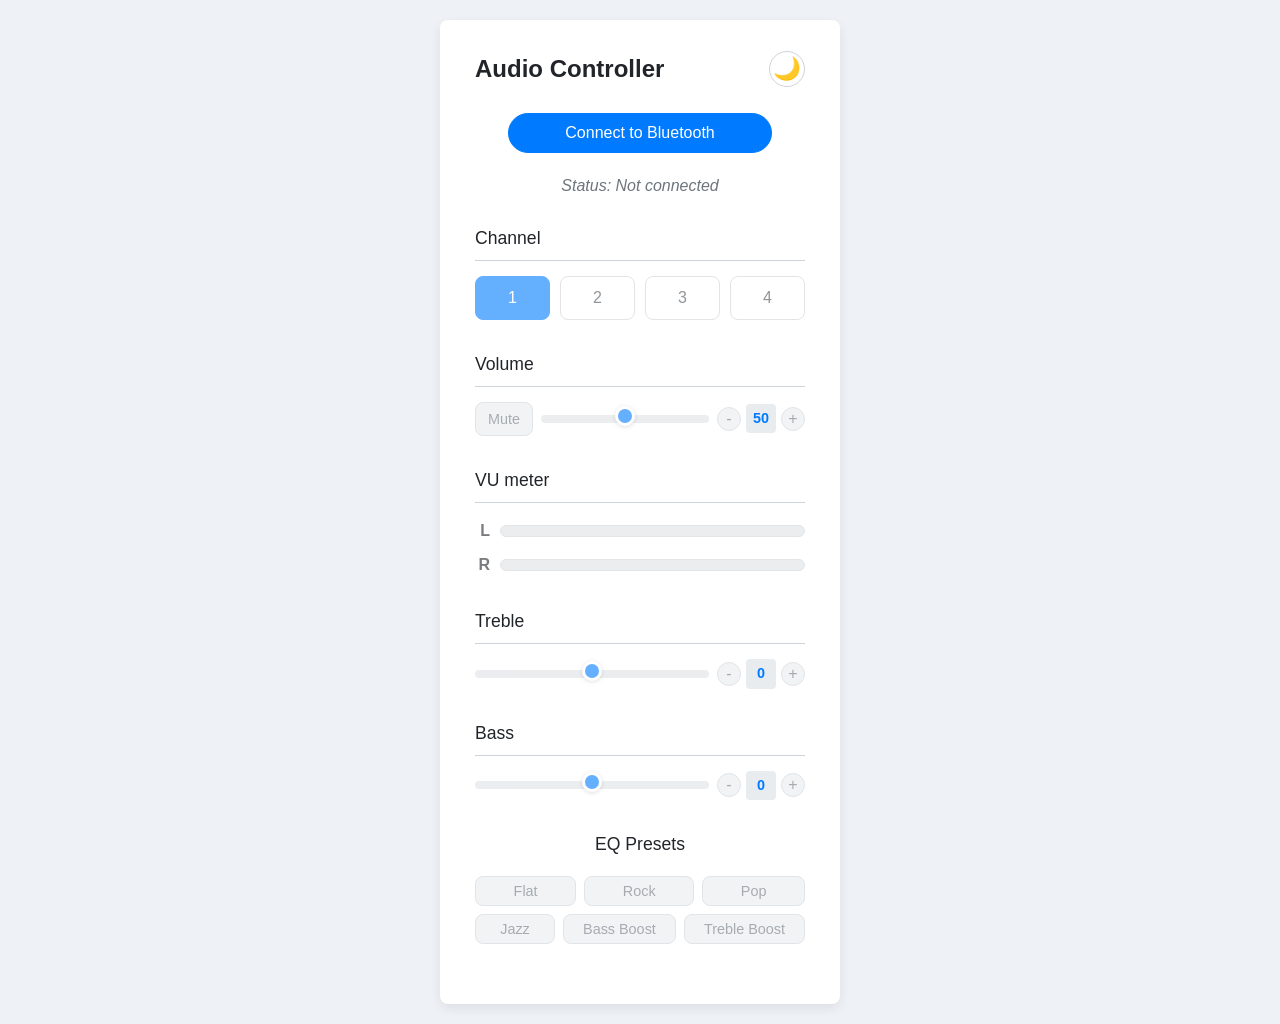
<file: index.html>
<!DOCTYPE html>
<html lang="en">
<head>
    <meta charset="UTF-8">
    <meta name="viewport" content="width=device-width, initial-scale=1.0">
    <title>Bluetooth Audio Controller</title>
    <link rel="stylesheet" href="style.css"> <!-- Link the CSS file -->
</head>
<body> <!-- id="bodyElement" is used by JS -->
    <div class="container">
        <!-- Header with Title and Theme Toggle -->
        <div class="header-controls">
             <h2>Audio Controller</h2>
             <button id="darkModeToggle" class="btn theme-toggle-btn" aria-label="Toggle dark mode">
                 <!-- Emoji (🌙/☀️) will be inserted here by JavaScript -->
             </button>
        </div>

        <!-- Connection Button and Status -->
        <button id="connect" class="btn btn-primary">Connect to Bluetooth</button>
        <p id="status" class="status-text">Status: Not connected</p>

        <!-- Channel Selection -->
        <div class="control-group">
            <h3>Channel</h3>
            <div class="channel-options">
                <input type="radio" name="channelInput" id="channel1" value="1">
                <label for="channel1">1</label>

                <input type="radio" name="channelInput" id="channel2" value="2">
                <label for="channel2">2</label>

                <input type="radio" name="channelInput" id="channel3" value="3">
                <label for="channel3">3</label>

                <input type="radio" name="channelInput" id="channel4" value="4">
                <label for="channel4">4</label>
            </div>
        </div>

        <!-- Volume Control -->
        <div class="control-group">
            <h3>Volume</h3>
            <div class="slider-container">
                <!-- Mute Button -->
                <button id="muteButton" class="btn btn-secondary mute-toggle-btn">Mute</button>
                <!-- Volume Slider -->
                <input type="range" id="volumeInput" min="0" max="100" step="1">
                <!-- Value Display and +/- Buttons -->
                <div class="slider-value-controls">
                    <button class="btn btn-adjust btn-decrement" data-control="volume" aria-label="Decrease Volume">-</button>
                    <span id="volumeValue" class="slider-value">50</span>
                    <button class="btn btn-adjust btn-increment" data-control="volume" aria-label="Increase Volume">+</button>
                </div>
            </div>
        </div>

        <!-- VU Meter (Stereo) -->
        <div class="control-group vu-meter-group">
            <h3>VU meter</h3>
            <div class="vu-meter-container">
                <span class="vu-channel-label">L</span>
                <div class="vu-bar-track">
                    <div id="vuBarL" class="vu-bar"></div>
                </div>
            </div>
            <div class="vu-meter-container">
                <span class="vu-channel-label">R</span>
                <div class="vu-bar-track">
                    <div id="vuBarR" class="vu-bar"></div>
                </div>
            </div>
        </div>

        <!-- Treble Control -->
        <div class="control-group">
            <h3>Treble</h3>
            <div class="slider-container">
                <!-- Treble Slider -->
                <input type="range" id="trebleInput" min="-10" max="10" step="1">
                <!-- Value Display and +/- Buttons -->
                <div class="slider-value-controls">
                    <button class="btn btn-adjust btn-decrement" data-control="treble" aria-label="Decrease Treble">-</button>
                    <span id="trebleValue" class="slider-value">0</span>
                    <button class="btn btn-adjust btn-increment" data-control="treble" aria-label="Increase Treble">+</button>
                </div>
            </div>
        </div>

        <!-- Bass Control -->
        <div class="control-group">
            <h3>Bass</h3>
            <div class="slider-container">
                <!-- Bass Slider -->
                <input type="range" id="bassInput" min="-10" max="10" step="1">
                <!-- Value Display and +/- Buttons -->
                <div class="slider-value-controls">
                    <button class="btn btn-adjust btn-decrement" data-control="bass" aria-label="Decrease Bass">-</button>
                    <span id="bassValue" class="slider-value">0</span>
                    <button class="btn btn-adjust btn-increment" data-control="bass" aria-label="Increase Bass">+</button>
                </div>
            </div>
        </div>

        <!-- EQ Presets -->
        <div class="control-group preset-group">
            <h3>EQ Presets</h3>
            <div class="preset-buttons">
                <button class="btn btn-preset" data-preset="flat">Flat</button>
                <button class="btn btn-preset" data-preset="rock">Rock</button>
                <button class="btn btn-preset" data-preset="pop">Pop</button>
                <button class="btn btn-preset" data-preset="jazz">Jazz</button>
                <button class="btn btn-preset" data-preset="bass_boost">Bass Boost</button>
                <button class="btn btn-preset" data-preset="treble_boost">Treble Boost</button>
            </div>
        </div>

    </div> <!-- End .container -->

    <script src="script.js"></script> <!-- Link the JavaScript file -->
</body>
</html>
</file>
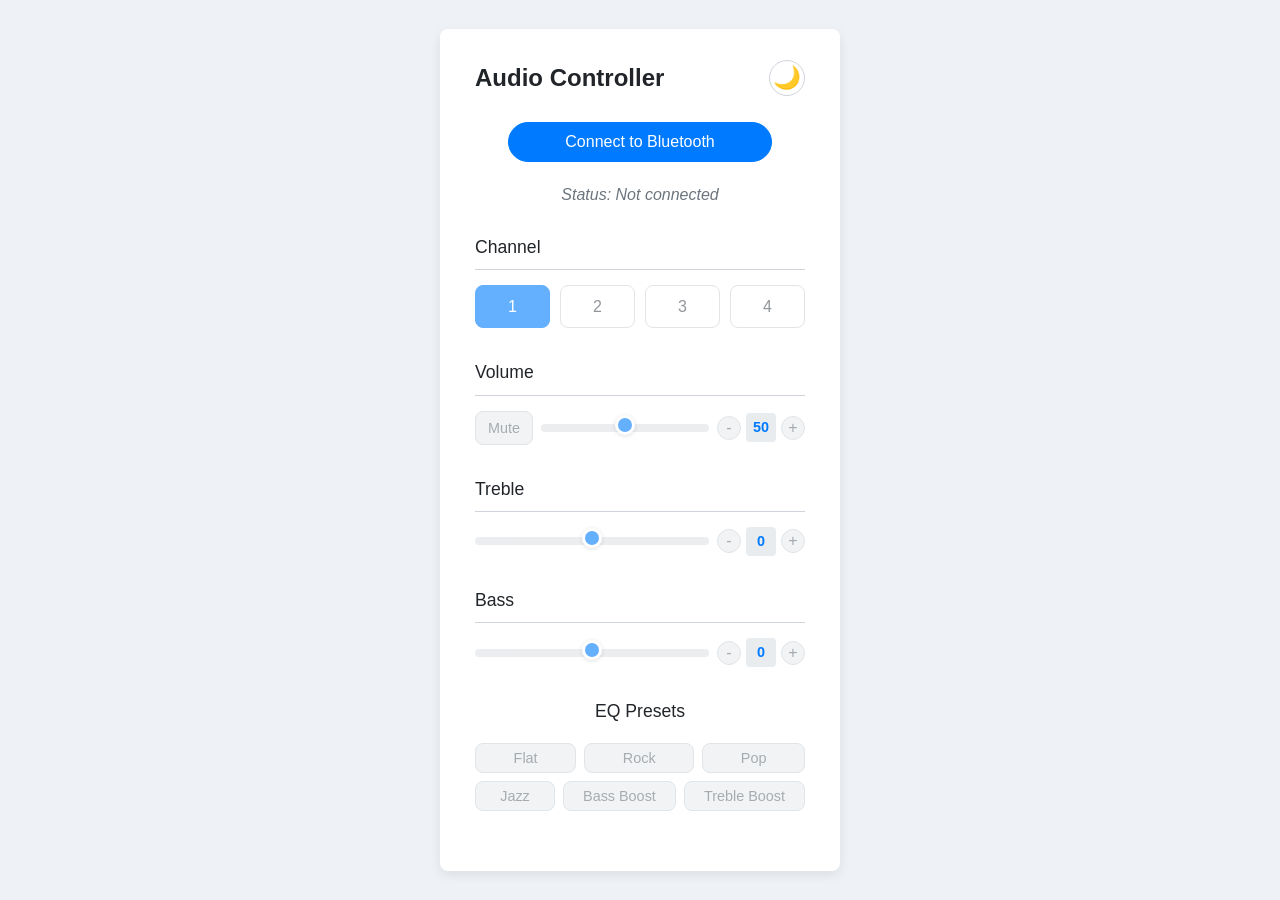
<file: html-boilerplate/index.html>
<!DOCTYPE html>
<html lang="en">
<head>
    <meta charset="UTF-8">
    <meta name="viewport" content="width=device-width, initial-scale=1.0">
    <title>Bluetooth Audio Controller</title>
    <link rel="stylesheet" href="style.css"> <!-- Link the CSS file -->
</head>
<body> <!-- id="bodyElement" is used by JS -->
    <div class="container">
        <!-- Header with Title and Theme Toggle -->
        <div class="header-controls">
             <h2>Audio Controller</h2>
             <button id="darkModeToggle" class="btn theme-toggle-btn" aria-label="Toggle dark mode">
                 <!-- Emoji (🌙/☀️) will be inserted here by JavaScript -->
             </button>
        </div>

        <!-- Connection Button and Status -->
        <button id="connect" class="btn btn-primary">Connect to Bluetooth</button>
        <p id="status" class="status-text">Status: Not connected</p>

        <!-- Channel Selection -->
        <div class="control-group">
            <h3>Channel</h3>
            <div class="channel-options">
                <input type="radio" name="channelInput" id="channel1" value="1">
                <label for="channel1">1</label>

                <input type="radio" name="channelInput" id="channel2" value="2">
                <label for="channel2">2</label>

                <input type="radio" name="channelInput" id="channel3" value="3">
                <label for="channel3">3</label>

                <input type="radio" name="channelInput" id="channel4" value="4">
                <label for="channel4">4</label>
            </div>
        </div>

        <!-- Volume Control -->
        <div class="control-group">
            <h3>Volume</h3>
            <div class="slider-container">
                <!-- Mute Button -->
                <button id="muteButton" class="btn btn-secondary mute-toggle-btn">Mute</button>
                <!-- Volume Slider -->
                <input type="range" id="volumeInput" min="0" max="100" step="1">
                <!-- Value Display and +/- Buttons -->
                <div class="slider-value-controls">
                    <button class="btn btn-adjust btn-decrement" data-control="volume" aria-label="Decrease Volume">-</button>
                    <span id="volumeValue" class="slider-value">50</span>
                    <button class="btn btn-adjust btn-increment" data-control="volume" aria-label="Increase Volume">+</button>
                </div>
            </div>
        </div>

        <!-- Treble Control -->
        <div class="control-group">
            <h3>Treble</h3>
            <div class="slider-container">
                <!-- Treble Slider -->
                <input type="range" id="trebleInput" min="-10" max="10" step="1">
                <!-- Value Display and +/- Buttons -->
                <div class="slider-value-controls">
                    <button class="btn btn-adjust btn-decrement" data-control="treble" aria-label="Decrease Treble">-</button>
                    <span id="trebleValue" class="slider-value">0</span>
                    <button class="btn btn-adjust btn-increment" data-control="treble" aria-label="Increase Treble">+</button>
                </div>
            </div>
        </div>

        <!-- Bass Control -->
        <div class="control-group">
            <h3>Bass</h3>
            <div class="slider-container">
                <!-- Bass Slider -->
                <input type="range" id="bassInput" min="-10" max="10" step="1">
                <!-- Value Display and +/- Buttons -->
                <div class="slider-value-controls">
                    <button class="btn btn-adjust btn-decrement" data-control="bass" aria-label="Decrease Bass">-</button>
                    <span id="bassValue" class="slider-value">0</span>
                    <button class="btn btn-adjust btn-increment" data-control="bass" aria-label="Increase Bass">+</button>
                </div>
            </div>
        </div>

        <!-- EQ Presets -->
        <div class="control-group preset-group">
            <h3>EQ Presets</h3>
            <div class="preset-buttons">
                <button class="btn btn-preset" data-preset="flat">Flat</button>
                <button class="btn btn-preset" data-preset="rock">Rock</button>
                <button class="btn btn-preset" data-preset="pop">Pop</button>
                <button class="btn btn-preset" data-preset="jazz">Jazz</button>
                <button class="btn btn-preset" data-preset="bass_boost">Bass Boost</button>
                <button class="btn btn-preset" data-preset="treble_boost">Treble Boost</button>
            </div>
        </div>

    </div> <!-- End .container -->

    <script src="script.js"></script> <!-- Link the JavaScript file -->
</body>
</html>
</file>
<file: style.css>
/* --- Global Styles & Variables --- */
:root {
    /* Light Theme (Default) */
    --primary-color: #007bff;
    --secondary-color: #6c757d;
    --light-gray: #f8f9fa;
    --medium-gray: #e9ecef;
    --dark-gray: #343a40;
    --background-color: #eef2f7;
    --container-bg: #ffffff;
    --slider-track-color: #dee2e6;
    --slider-thumb-color: var(--primary-color);
    --text-color: #495057;
    --heading-color: #212529;
    --border-color: #ced4da;
    --border-radius: 8px;
    --box-shadow: 0 4px 12px rgba(0, 0, 0, 0.08);
    --success-color: #28a745;
    --success-glow: rgba(40, 167, 69, 0.6);
    --button-secondary-bg: #e9ecef;
    --button-secondary-hover-bg: #dee2e6;
    --button-secondary-active-bg: #ced4da;
    --button-secondary-border: var(--border-color);
    --button-secondary-hover-border: #adb5bd;
    --button-secondary-text: var(--secondary-color);
    --danger-color: #dc3545;
    --danger-hover-color: #c82333;
    --danger-border-color: #dc3545;
    --danger-hover-border-color: #bd2130;
    --danger-text-color: #fff;

    /* Transition */
    --theme-transition: background-color 0.3s ease, color 0.3s ease, border-color 0.3s ease;
}

/* Dark Theme Variables */
body[data-theme="dark"] {
    --primary-color: #0d6efd;
    --secondary-color: #adb5bd;
    --light-gray: #343a40;
    --medium-gray: #495057;
    --dark-gray: #f8f9fa;
    --background-color: #121212;
    --container-bg: #1e1e1e;
    --slider-track-color: #495057;
    --slider-thumb-color: var(--primary-color);
    --text-color: #ced4da;
    --heading-color: #f8f9fa;
    --border-color: #495057;
    --box-shadow: 0 4px 12px rgba(0, 0, 0, 0.3);
    --success-color: #198754;
    --success-glow: rgba(40, 167, 69, 0.7); /* Slightly brighter */
    --button-secondary-bg: #343a40;
    --button-secondary-hover-bg: #495057;
    --button-secondary-active-bg: #5a6268;
    --button-secondary-border: #5a6268;
    --button-secondary-hover-border: #6c757d;
    --button-secondary-text: #f8f9fa;
    --danger-color: #bb2d3b; /* Adjusted red */
    --danger-hover-color: #a52834;
    --danger-border-color: #bb2d3b;
    --danger-hover-border-color: #a52834;
    --danger-text-color: #fff;
    .slider-value {
        color: var(--heading-color); /* Override color for better contrast */
        background-color: var(--light-gray); /* Optional: Use a slightly darker gray background if needed */
    }
    --success-glow: rgba(40, 167, 69, 0.7);
}


* {
    box-sizing: border-box;
    margin: 0;
    padding: 0;
}

body {
    font-family: -apple-system, BlinkMacSystemFont, 'Segoe UI', Roboto, Helvetica, Arial, sans-serif;
    background-color: var(--background-color);
    color: var(--text-color);
    display: flex;
    justify-content: center;
    align-items: center;
    min-height: 100vh;
    padding: 20px;
    line-height: 1.6;
    transition: var(--theme-transition);
}

/* --- Container --- */
.container {
    background-color: var(--container-bg);
    padding: 30px 35px;
    border-radius: var(--border-radius);
    box-shadow: var(--box-shadow);
    width: 100%;
    max-width: 400px;
    text-align: center;
    position: relative;
    transition: var(--theme-transition);
}

/* Header Controls Wrapper */
.header-controls {
    display: flex;
    justify-content: space-between;
    align-items: center;
    margin-bottom: 25px;
}

h2 {
    color: var(--heading-color);
    margin-bottom: 0;
    font-weight: 600;
    transition: var(--theme-transition);
    text-align: left;
}

h3 {
    color: var(--heading-color);
    margin-bottom: 15px;
    font-size: 1.1em;
    font-weight: 500;
    text-align: left;
    border-bottom: 1px solid var(--border-color);
    padding-bottom: 8px;
    transition: var(--theme-transition);
}

/* --- Buttons --- */
.btn {
    display: inline-block;
    font-weight: 500;
    text-align: center;
    vertical-align: middle;
    cursor: pointer;
    user-select: none;
    border: 1px solid transparent;
    padding: 10px 20px;
    font-size: 1rem;
    border-radius: 20px; /* Pill shape for main connect button */
    transition: color .15s ease-in-out, background-color .15s ease-in-out, border-color .15s ease-in-out, box-shadow .15s ease-in-out, transform .1s ease;
}
.btn:active {
    transform: scale(0.98);
}

.btn-primary {
    color: #fff;
    background-color: var(--primary-color);
    border-color: var(--primary-color);
    width: 80%; /* Specific width for main connect button */
    margin-bottom: 20px; /* Specific margin for main connect button */
}
.btn-primary:hover {
    background-color: color-mix(in srgb, var(--primary-color) 85%, black);
    border-color: color-mix(in srgb, var(--primary-color) 85%, black);
}

.btn-secondary {
    color: var(--button-secondary-text);
    background-color: var(--button-secondary-bg);
    border-color: var(--button-secondary-border);
}
.btn-secondary:hover {
    background-color: var(--button-secondary-hover-bg);
    border-color: var(--button-secondary-hover-border);
    color: var(--button-secondary-text);
}

/* Theme Toggle Button Styles */
.theme-toggle-btn {
    background-color: transparent;
    border: 1px solid var(--border-color);
    color: var(--text-color);
    padding: 0;
    width: 36px;
    height: 36px;
    border-radius: 50%;
    display: inline-flex;
    align-items: center;
    justify-content: center;
    cursor: pointer;
    flex-shrink: 0;
    font-size: 1.4rem; /* Emoji size */
    line-height: 1;
    overflow: hidden;
    transition: background-color 0.15s ease, border-color 0.15s ease;
}
.theme-toggle-btn:hover {
     background-color: var(--medium-gray);
     border-color: var(--secondary-color);
}

/* --- Status Text --- */
.status-text {
    margin-bottom: 25px;
    color: var(--secondary-color);
    font-style: italic;
    min-height: 1.6em; /* Prevent layout shift */
    transition: var(--theme-transition);
}

/* --- Control Grouping --- */
.control-group {
    margin-bottom: 30px;
    text-align: left;
}

/* --- Channel Radio Buttons --- */
.channel-options {
    display: flex;
    justify-content: space-between;
    gap: 10px;
}
.channel-options input[type="radio"] {
    display: none;
}
.channel-options label {
    flex: 1;
    text-align: center;
    padding: 8px 10px;
    border: 1px solid var(--border-color);
    border-radius: var(--border-radius);
    cursor: pointer;
    background-color: var(--container-bg);
    color: var(--text-color);
    font-weight: 500;
    transition: var(--theme-transition), background-color 0.2s ease, color 0.2s ease, border-color 0.2s ease, box-shadow 0.15s ease-in-out;
}
.channel-options label:hover {
    background-color: var(--medium-gray);
}
.channel-options input[type="radio"]:checked + label {
    background-color: var(--primary-color);
    color: #fff;
    border-color: var(--primary-color);
}

/* --- Sliders --- */
.slider-container {
    display: flex;
    align-items: center;
    gap: 8px; /* Gap between elements */
    width: 100%;
}

input[type="range"] {
    flex-grow: 1;
    appearance: none;
    -webkit-appearance: none;
    width: 100%;
    height: 8px;
    background: var(--slider-track-color);
    border-radius: 5px;
    outline: none;
    cursor: pointer;
    transition: var(--theme-transition), background 0.2s ease, border-color 0.15s ease-in-out, box-shadow 0.15s ease-in-out;
}
input[type="range"]:hover {
    background: color-mix(in srgb, var(--slider-track-color) 85%, black);
}

/* Slider Thumb (WebKit) */
input[type="range"]::-webkit-slider-thumb {
    appearance: none;
    -webkit-appearance: none;
    height: 20px;
    width: 20px;
    background: var(--slider-thumb-color);
    border-radius: 50%;
    border: 3px solid var(--container-bg);
    box-shadow: 0 1px 4px rgba(0, 0, 0, 0.2);
    cursor: pointer;
    margin-top: -6px;
    transition: background-color 0.2s ease, border-color 0.2s ease; /* Add border transition */
}
input[type="range"]::-webkit-slider-thumb:hover {
    background-color: color-mix(in srgb, var(--slider-thumb-color) 85%, black);
}

/* Slider Thumb (Firefox) */
input[type="range"]::-moz-range-thumb {
    height: 18px;
    width: 18px;
    background: var(--slider-thumb-color);
    border-radius: 50%;
    border: 3px solid var(--container-bg);
    box-shadow: 0 1px 4px rgba(0, 0, 0, 0.2);
    cursor: pointer;
    transition: background-color 0.2s ease, border-color 0.2s ease; /* Add border transition */
}
input[type="range"]::-moz-range-thumb:hover {
    background-color: color-mix(in srgb, var(--slider-thumb-color) 85%, black);
}

/* Wrapper for value and +/- buttons */
.slider-value-controls {
    display: flex;
    align-items: center;
    gap: 5px;
    flex-shrink: 0;
}

/* Slider Value Display */
.slider-value {
    font-weight: 600;
    color: var(--primary-color);
    min-width: 30px;
    text-align: center;
    background-color: var(--medium-gray);
    padding: 3px 6px;
    border-radius: 4px;
    font-size: 0.9em;
    order: 2; /* Position between buttons */
    transition: var(--theme-transition);
}

/* +/- adjustment buttons */
.btn-adjust {
    padding: 2px 6px;
    font-size: 1rem;
    line-height: 1;
    min-width: 24px;
    height: 24px;
    border-radius: 50%; /* Circular */
    background-color: var(--button-secondary-bg);
    color: var(--button-secondary-text);
    border: 1px solid var(--button-secondary-border);
    cursor: pointer;
    transition: background-color 0.15s ease, border-color 0.15s ease, transform 0.1s ease;
    flex-shrink: 0;
    display: inline-flex;
    align-items: center;
    justify-content: center;
}
.btn-adjust:hover {
    background-color: var(--button-secondary-hover-bg);
    border-color: var(--button-secondary-hover-border);
}
.btn-adjust:active {
    background-color: var(--button-secondary-active-bg);
    transform: scale(0.95);
}
.btn-decrement { order: 1; }
.btn-increment { order: 3; }

/* Mute Button Styles */
.mute-toggle-btn {
    width: auto; /* Override default width */
    padding: 6px 12px;
    font-size: 0.9rem;
    border-radius: var(--border-radius); /* Consistent rounding */
    flex-shrink: 0;
    line-height: 1.4;
    /* Inherits .btn-secondary styles initially */
}
.mute-toggle-btn.muted {
    background-color: var(--danger-color);
    border-color: var(--danger-border-color);
    color: var(--danger-text-color);
}
.mute-toggle-btn.muted:hover {
    background-color: var(--danger-hover-color);
    border-color: var(--danger-hover-border-color);
}


/* --- EQ Presets --- */
.preset-group h3 {
    text-align: center;
    border-bottom: none;
    margin-bottom: 10px;
}
.preset-buttons {
    display: flex;
    flex-wrap: wrap;
    gap: 8px;
    justify-content: center;
}
.btn-preset {
    flex-grow: 1;
    min-width: 80px;
    padding: 6px 12px;
    font-size: 0.9rem;
    border-radius: var(--border-radius);
    background-color: var(--button-secondary-bg);
    color: var(--button-secondary-text);
    border: 1px solid var(--button-secondary-border);
    font-weight: 500;
    /* Inherit .btn transitions */
}
.btn-preset:hover {
    background-color: var(--button-secondary-hover-bg);
    border-color: var(--button-secondary-hover-border);
    color: var(--button-secondary-text);
}
.btn-preset:active {
    background-color: var(--button-secondary-active-bg);
    transform: scale(0.98);
}

/* --- Visual Feedback Style --- */
.control-success-glow {
    /* Applied to buttons/labels */
    box-shadow: 0 0 8px 2px var(--success-glow) !important;
    border-color: var(--success-color) !important;
}
.mute-toggle-btn.control-success-glow.muted {
     /* Keep red background, but show green glow on border/shadow */
     box-shadow: 0 0 8px 2px var(--success-glow) !important;
     border-color: var(--success-color) !important; /* Override red border temporarily */
}
.channel-options label.control-success-glow {
     border-color: var(--success-color) !important;
}

/* Apply glow to slider thumb */
input[type="range"].control-success-glow::-webkit-slider-thumb {
    background-color: var(--success-color);
    box-shadow: 0 0 8px var(--success-glow);
    border-color: var(--success-color) !important; /* Ensure border matches */
}
input[type="range"].control-success-glow::-moz-range-thumb {
    background-color: var(--success-color);
    box-shadow: 0 0 8px var(--success-glow);
    border-color: var(--success-color) !important; /* Ensure border matches */
}

/* Dim controls when disabled */
.btn:disabled,
button:disabled,
input[type="range"]:disabled,
input[type="radio"]:disabled + label {
    opacity: 0.6;
    cursor: not-allowed !important;
    pointer-events: none; /* Prevent hover/active states */
}
input[type="radio"]:disabled + label:hover {
    background-color: var(--container-bg); /* Prevent hover change when disabled */
}
input[type="range"]:disabled::-webkit-slider-thumb {
    cursor: not-allowed;
}
input[type="range"]:disabled::-moz-range-thumb {
    cursor: not-allowed;
}

/* VU Meter Styles */
.vu-meter-group {
    margin-bottom: 30px;
}

.vu-meter-group h3 {
    text-align: left; /* Align with other control group titles */
}

.vu-meter-container {
    display: flex;
    align-items: center;
    gap: 10px;
    margin-bottom: 8px; /* Space between L and R meters */
    transition: opacity 0.3s ease; /* For dimming when inactive */
}

.vu-channel-label {
    font-weight: 600;
    color: var(--heading-color);
    width: 15px; /* Fixed width for L/R labels */
    text-align: right;
    flex-shrink: 0;
}

.vu-bar-track {
    flex-grow: 1;
    height: 12px;
    background-color: var(--slider-track-color); /* Use a neutral track color */
    border-radius: 6px;
    overflow: hidden; /* Ensure the bar stays within the track's rounded corners */
    border: 1px solid var(--border-color); /* Slight border for definition */
    transition: var(--theme-transition);
}

.vu-bar {
    height: 100%;
    width: 0%; /* Initial width */
    background-color: var(--primary-color); /* Simpler, single color bar */
    border-radius: 6px; /* Match track radius */
    transition: width 0.05s ease-out; /* Smooth transition for meter movement */
    /* If you want a gradient for the bar: */
    /* background-image: linear-gradient(to right, #28a745, #ffc107, #dc3545); */
    /* background-size: 200% 100%; */
    /* background-position: 100%; */
}

/* Dark mode adjustments for VU Meter */
body[data-theme="dark"] .vu-bar-track {
    background-color: #343a40; /* Darker track */
    border-color: #5a6268;
}
body[data-theme="dark"] .vu-bar {
    background-color: var(--primary-color); /* Still primary for now, can be adjusted */
}
</file>
<file: html-boilerplate/style.css>
/* --- Global Styles & Variables --- */
:root {
    /* Light Theme (Default) */
    --primary-color: #007bff;
    --secondary-color: #6c757d;
    --light-gray: #f8f9fa;
    --medium-gray: #e9ecef;
    --dark-gray: #343a40;
    --background-color: #eef2f7;
    --container-bg: #ffffff;
    --slider-track-color: #dee2e6;
    --slider-thumb-color: var(--primary-color);
    --text-color: #495057;
    --heading-color: #212529;
    --border-color: #ced4da;
    --border-radius: 8px;
    --box-shadow: 0 4px 12px rgba(0, 0, 0, 0.08);
    --success-color: #28a745;
    --success-glow: rgba(40, 167, 69, 0.6);
    --button-secondary-bg: #e9ecef;
    --button-secondary-hover-bg: #dee2e6;
    --button-secondary-active-bg: #ced4da;
    --button-secondary-border: var(--border-color);
    --button-secondary-hover-border: #adb5bd;
    --button-secondary-text: var(--secondary-color);
    --danger-color: #dc3545;
    --danger-hover-color: #c82333;
    --danger-border-color: #dc3545;
    --danger-hover-border-color: #bd2130;
    --danger-text-color: #fff;

    /* Transition */
    --theme-transition: background-color 0.3s ease, color 0.3s ease, border-color 0.3s ease;
}

/* Dark Theme Variables */
body[data-theme="dark"] {
    --primary-color: #0d6efd;
    --secondary-color: #adb5bd;
    --light-gray: #343a40;
    --medium-gray: #495057;
    --dark-gray: #f8f9fa;
    --background-color: #121212;
    --container-bg: #1e1e1e;
    --slider-track-color: #495057;
    --slider-thumb-color: var(--primary-color);
    --text-color: #ced4da;
    --heading-color: #f8f9fa;
    --border-color: #495057;
    --box-shadow: 0 4px 12px rgba(0, 0, 0, 0.3);
    --success-color: #198754;
    --success-glow: rgba(40, 167, 69, 0.7); /* Slightly brighter */
    --button-secondary-bg: #343a40;
    --button-secondary-hover-bg: #495057;
    --button-secondary-active-bg: #5a6268;
    --button-secondary-border: #5a6268;
    --button-secondary-hover-border: #6c757d;
    --button-secondary-text: #f8f9fa;
    --danger-color: #bb2d3b; /* Adjusted red */
    --danger-hover-color: #a52834;
    --danger-border-color: #bb2d3b;
    --danger-hover-border-color: #a52834;
    --danger-text-color: #fff;
    .slider-value {
        color: var(--heading-color); /* Override color for better contrast */
        background-color: var(--light-gray); /* Optional: Use a slightly darker gray background if needed */
    }
    --success-glow: rgba(40, 167, 69, 0.7);
}


* {
    box-sizing: border-box;
    margin: 0;
    padding: 0;
}

body {
    font-family: -apple-system, BlinkMacSystemFont, 'Segoe UI', Roboto, Helvetica, Arial, sans-serif;
    background-color: var(--background-color);
    color: var(--text-color);
    display: flex;
    justify-content: center;
    align-items: center;
    min-height: 100vh;
    padding: 20px;
    line-height: 1.6;
    transition: var(--theme-transition);
}

/* --- Container --- */
.container {
    background-color: var(--container-bg);
    padding: 30px 35px;
    border-radius: var(--border-radius);
    box-shadow: var(--box-shadow);
    width: 100%;
    max-width: 400px;
    text-align: center;
    position: relative;
    transition: var(--theme-transition);
}

/* Header Controls Wrapper */
.header-controls {
    display: flex;
    justify-content: space-between;
    align-items: center;
    margin-bottom: 25px;
}

h2 {
    color: var(--heading-color);
    margin-bottom: 0;
    font-weight: 600;
    transition: var(--theme-transition);
    text-align: left;
}

h3 {
    color: var(--heading-color);
    margin-bottom: 15px;
    font-size: 1.1em;
    font-weight: 500;
    text-align: left;
    border-bottom: 1px solid var(--border-color);
    padding-bottom: 8px;
    transition: var(--theme-transition);
}

/* --- Buttons --- */
.btn {
    display: inline-block;
    font-weight: 500;
    text-align: center;
    vertical-align: middle;
    cursor: pointer;
    user-select: none;
    border: 1px solid transparent;
    padding: 10px 20px;
    font-size: 1rem;
    border-radius: 20px; /* Pill shape for main connect button */
    transition: color .15s ease-in-out, background-color .15s ease-in-out, border-color .15s ease-in-out, box-shadow .15s ease-in-out, transform .1s ease;
}
.btn:active {
    transform: scale(0.98);
}

.btn-primary {
    color: #fff;
    background-color: var(--primary-color);
    border-color: var(--primary-color);
    width: 80%; /* Specific width for main connect button */
    margin-bottom: 20px; /* Specific margin for main connect button */
}
.btn-primary:hover {
    background-color: color-mix(in srgb, var(--primary-color) 85%, black);
    border-color: color-mix(in srgb, var(--primary-color) 85%, black);
}

.btn-secondary {
    color: var(--button-secondary-text);
    background-color: var(--button-secondary-bg);
    border-color: var(--button-secondary-border);
}
.btn-secondary:hover {
    background-color: var(--button-secondary-hover-bg);
    border-color: var(--button-secondary-hover-border);
    color: var(--button-secondary-text);
}

/* Theme Toggle Button Styles */
.theme-toggle-btn {
    background-color: transparent;
    border: 1px solid var(--border-color);
    color: var(--text-color);
    padding: 0;
    width: 36px;
    height: 36px;
    border-radius: 50%;
    display: inline-flex;
    align-items: center;
    justify-content: center;
    cursor: pointer;
    flex-shrink: 0;
    font-size: 1.4rem; /* Emoji size */
    line-height: 1;
    overflow: hidden;
    transition: background-color 0.15s ease, border-color 0.15s ease;
}
.theme-toggle-btn:hover {
     background-color: var(--medium-gray);
     border-color: var(--secondary-color);
}

/* --- Status Text --- */
.status-text {
    margin-bottom: 25px;
    color: var(--secondary-color);
    font-style: italic;
    min-height: 1.6em; /* Prevent layout shift */
    transition: var(--theme-transition);
}

/* --- Control Grouping --- */
.control-group {
    margin-bottom: 30px;
    text-align: left;
}

/* --- Channel Radio Buttons --- */
.channel-options {
    display: flex;
    justify-content: space-between;
    gap: 10px;
}
.channel-options input[type="radio"] {
    display: none;
}
.channel-options label {
    flex: 1;
    text-align: center;
    padding: 8px 10px;
    border: 1px solid var(--border-color);
    border-radius: var(--border-radius);
    cursor: pointer;
    background-color: var(--container-bg);
    color: var(--text-color);
    font-weight: 500;
    transition: var(--theme-transition), background-color 0.2s ease, color 0.2s ease, border-color 0.2s ease, box-shadow 0.15s ease-in-out;
}
.channel-options label:hover {
    background-color: var(--medium-gray);
}
.channel-options input[type="radio"]:checked + label {
    background-color: var(--primary-color);
    color: #fff;
    border-color: var(--primary-color);
}

/* --- Sliders --- */
.slider-container {
    display: flex;
    align-items: center;
    gap: 8px; /* Gap between elements */
    width: 100%;
}

input[type="range"] {
    flex-grow: 1;
    appearance: none;
    -webkit-appearance: none;
    width: 100%;
    height: 8px;
    background: var(--slider-track-color);
    border-radius: 5px;
    outline: none;
    cursor: pointer;
    transition: var(--theme-transition), background 0.2s ease, border-color 0.15s ease-in-out, box-shadow 0.15s ease-in-out;
}
input[type="range"]:hover {
    background: color-mix(in srgb, var(--slider-track-color) 85%, black);
}

/* Slider Thumb (WebKit) */
input[type="range"]::-webkit-slider-thumb {
    appearance: none;
    -webkit-appearance: none;
    height: 20px;
    width: 20px;
    background: var(--slider-thumb-color);
    border-radius: 50%;
    border: 3px solid var(--container-bg);
    box-shadow: 0 1px 4px rgba(0, 0, 0, 0.2);
    cursor: pointer;
    margin-top: -6px;
    transition: background-color 0.2s ease, border-color 0.2s ease; /* Add border transition */
}
input[type="range"]::-webkit-slider-thumb:hover {
    background-color: color-mix(in srgb, var(--slider-thumb-color) 85%, black);
}

/* Slider Thumb (Firefox) */
input[type="range"]::-moz-range-thumb {
    height: 18px;
    width: 18px;
    background: var(--slider-thumb-color);
    border-radius: 50%;
    border: 3px solid var(--container-bg);
    box-shadow: 0 1px 4px rgba(0, 0, 0, 0.2);
    cursor: pointer;
    transition: background-color 0.2s ease, border-color 0.2s ease; /* Add border transition */
}
input[type="range"]::-moz-range-thumb:hover {
    background-color: color-mix(in srgb, var(--slider-thumb-color) 85%, black);
}

/* Wrapper for value and +/- buttons */
.slider-value-controls {
    display: flex;
    align-items: center;
    gap: 5px;
    flex-shrink: 0;
}

/* Slider Value Display */
.slider-value {
    font-weight: 600;
    color: var(--primary-color);
    min-width: 30px;
    text-align: center;
    background-color: var(--medium-gray);
    padding: 3px 6px;
    border-radius: 4px;
    font-size: 0.9em;
    order: 2; /* Position between buttons */
    transition: var(--theme-transition);
}

/* +/- adjustment buttons */
.btn-adjust {
    padding: 2px 6px;
    font-size: 1rem;
    line-height: 1;
    min-width: 24px;
    height: 24px;
    border-radius: 50%; /* Circular */
    background-color: var(--button-secondary-bg);
    color: var(--button-secondary-text);
    border: 1px solid var(--button-secondary-border);
    cursor: pointer;
    transition: background-color 0.15s ease, border-color 0.15s ease, transform 0.1s ease;
    flex-shrink: 0;
    display: inline-flex;
    align-items: center;
    justify-content: center;
}
.btn-adjust:hover {
    background-color: var(--button-secondary-hover-bg);
    border-color: var(--button-secondary-hover-border);
}
.btn-adjust:active {
    background-color: var(--button-secondary-active-bg);
    transform: scale(0.95);
}
.btn-decrement { order: 1; }
.btn-increment { order: 3; }

/* Mute Button Styles */
.mute-toggle-btn {
    width: auto; /* Override default width */
    padding: 6px 12px;
    font-size: 0.9rem;
    border-radius: var(--border-radius); /* Consistent rounding */
    flex-shrink: 0;
    line-height: 1.4;
    /* Inherits .btn-secondary styles initially */
}
.mute-toggle-btn.muted {
    background-color: var(--danger-color);
    border-color: var(--danger-border-color);
    color: var(--danger-text-color);
}
.mute-toggle-btn.muted:hover {
    background-color: var(--danger-hover-color);
    border-color: var(--danger-hover-border-color);
}


/* --- EQ Presets --- */
.preset-group h3 {
    text-align: center;
    border-bottom: none;
    margin-bottom: 10px;
}
.preset-buttons {
    display: flex;
    flex-wrap: wrap;
    gap: 8px;
    justify-content: center;
}
.btn-preset {
    flex-grow: 1;
    min-width: 80px;
    padding: 6px 12px;
    font-size: 0.9rem;
    border-radius: var(--border-radius);
    background-color: var(--button-secondary-bg);
    color: var(--button-secondary-text);
    border: 1px solid var(--button-secondary-border);
    font-weight: 500;
    /* Inherit .btn transitions */
}
.btn-preset:hover {
    background-color: var(--button-secondary-hover-bg);
    border-color: var(--button-secondary-hover-border);
    color: var(--button-secondary-text);
}
.btn-preset:active {
    background-color: var(--button-secondary-active-bg);
    transform: scale(0.98);
}

/* --- Visual Feedback Style --- */
.control-success-glow {
    /* Applied to buttons/labels */
    box-shadow: 0 0 8px 2px var(--success-glow) !important;
    border-color: var(--success-color) !important;
}
.mute-toggle-btn.control-success-glow.muted {
     /* Keep red background, but show green glow on border/shadow */
     box-shadow: 0 0 8px 2px var(--success-glow) !important;
     border-color: var(--success-color) !important; /* Override red border temporarily */
}
.channel-options label.control-success-glow {
     border-color: var(--success-color) !important;
}

/* Apply glow to slider thumb */
input[type="range"].control-success-glow::-webkit-slider-thumb {
    background-color: var(--success-color);
    box-shadow: 0 0 8px var(--success-glow);
    border-color: var(--success-color) !important; /* Ensure border matches */
}
input[type="range"].control-success-glow::-moz-range-thumb {
    background-color: var(--success-color);
    box-shadow: 0 0 8px var(--success-glow);
    border-color: var(--success-color) !important; /* Ensure border matches */
}

/* Dim controls when disabled */
.btn:disabled,
button:disabled,
input[type="range"]:disabled,
input[type="radio"]:disabled + label {
    opacity: 0.6;
    cursor: not-allowed !important;
    pointer-events: none; /* Prevent hover/active states */
}
input[type="radio"]:disabled + label:hover {
    background-color: var(--container-bg); /* Prevent hover change when disabled */
}
input[type="range"]:disabled::-webkit-slider-thumb {
    cursor: not-allowed;
}
input[type="range"]:disabled::-moz-range-thumb {
    cursor: not-allowed;
}
</file>
